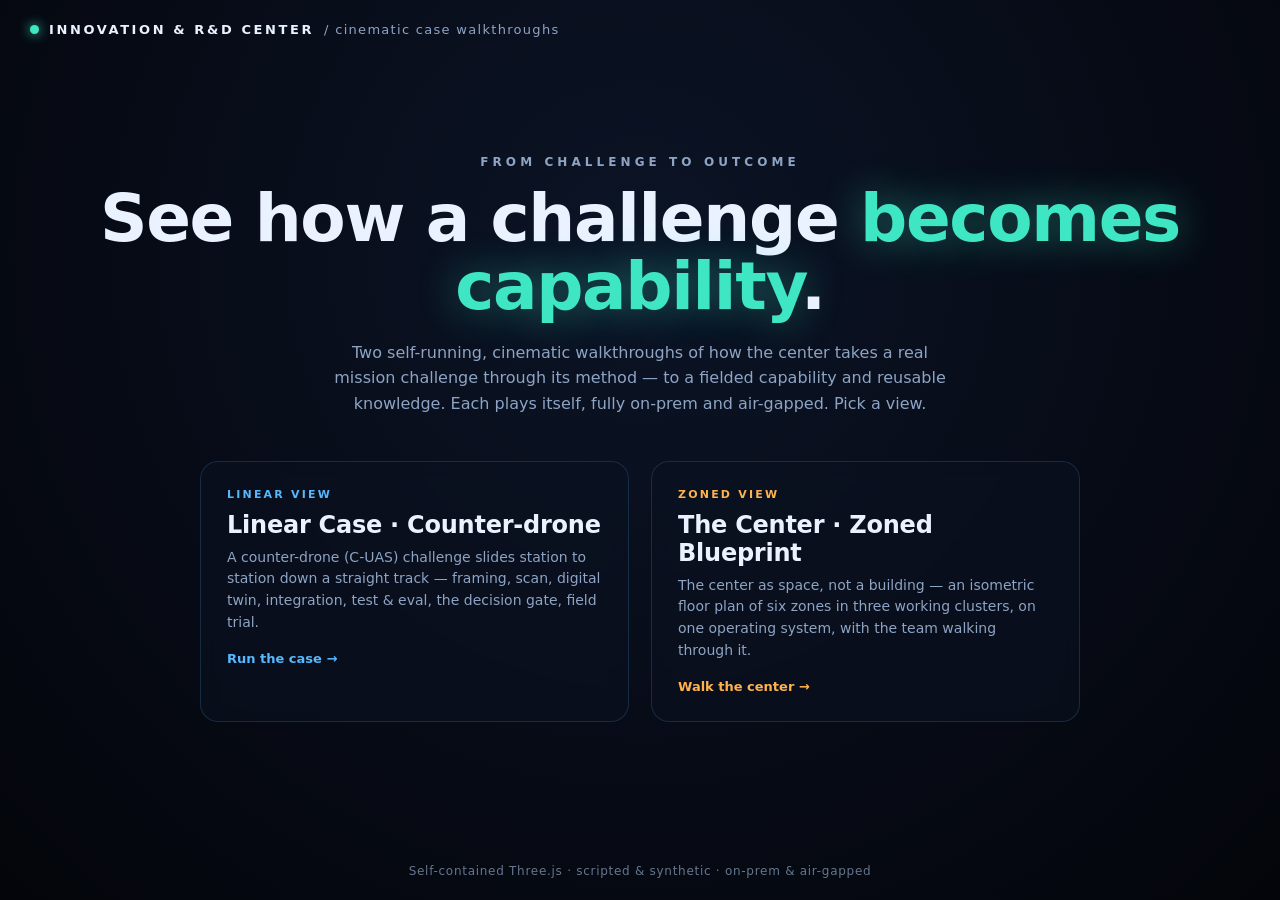
<file: index.html>
<!DOCTYPE html>
<html lang="en">
<head>
  <meta charset="UTF-8" />
  <meta name="viewport" content="width=device-width, initial-scale=1.0" />
  <title>Innovation &amp; R&amp;D Center — Cinematic case walkthroughs</title>
  <style>
    :root{ --amber:#ffb24d; --cyan:#56b8ff; --teal:#3ee6c4; --ink:#eaf2ff; --muted:#8ea4c4; }
    *{box-sizing:border-box;margin:0;padding:0}
    html,body{min-height:100%;background:#03050a;color:var(--ink);
      font-family:ui-sans-serif,system-ui,-apple-system,"Segoe UI",Roboto,Helvetica,Arial,sans-serif}
    body{background:radial-gradient(ellipse at 50% 28%, #0b1426 0%, #070b16 56%, #03050a 100%);
      min-height:100vh;display:flex;flex-direction:column}
    header{display:flex;align-items:center;gap:10px;padding:22px 30px;font-size:13px;letter-spacing:.2em;font-weight:800}
    header .dot{width:9px;height:9px;border-radius:50%;background:var(--teal);box-shadow:0 0 12px var(--teal)}
    header .sub{color:var(--muted);font-weight:500;letter-spacing:.1em}
    main{flex:1;display:flex;flex-direction:column;align-items:center;justify-content:center;text-align:center;padding:40px 24px 64px}
    .eyebrow{font-size:12px;letter-spacing:.34em;text-transform:uppercase;color:var(--muted);font-weight:700;margin-bottom:16px}
    h1{font-size:clamp(34px,6vw,66px);line-height:1.04;font-weight:800;letter-spacing:-.02em}
    h1 span{color:var(--teal);text-shadow:0 0 40px rgba(62,230,196,.45)}
    .lede{max-width:640px;margin:18px auto 44px;color:var(--muted);font-size:16px;line-height:1.6}
    .cards{display:grid;grid-template-columns:repeat(auto-fit,minmax(280px,1fr));gap:22px;width:100%;max-width:880px}
    a.card{display:block;text-align:left;text-decoration:none;color:inherit;padding:26px;border-radius:18px;
      border:1px solid rgba(86,184,255,.18);background:rgba(10,18,32,.6);backdrop-filter:blur(8px);
      transition:transform .18s ease, border-color .18s ease, box-shadow .18s ease}
    a.card:hover{transform:translateY(-4px);border-color:var(--cyan);box-shadow:0 16px 50px rgba(86,184,255,.18)}
    .card .tag{font-size:11px;letter-spacing:.2em;text-transform:uppercase;font-weight:800;color:var(--cyan)}
    .card.amber .tag{color:var(--amber)}
    .card h2{font-size:24px;font-weight:800;margin:10px 0 8px;letter-spacing:-.01em}
    .card p{color:var(--muted);font-size:14px;line-height:1.55}
    .card .go{margin-top:18px;display:inline-flex;align-items:center;gap:8px;font-size:13px;font-weight:700;color:var(--cyan)}
    .card.amber .go{color:var(--amber)}
    footer{padding:22px 30px;color:var(--muted);font-size:12px;letter-spacing:.06em;opacity:.7;text-align:center}
  </style>
</head>
<body>
  <header><span class="dot"></span> INNOVATION &amp; R&amp;D CENTER <span class="sub">/ cinematic case walkthroughs</span></header>
  <main>
    <div class="eyebrow">From challenge to outcome</div>
    <h1>See how a challenge <span>becomes capability</span>.</h1>
    <p class="lede">Two self-running, cinematic walkthroughs of how the center takes a real mission
       challenge through its method — to a fielded capability and reusable knowledge. Each plays
       itself, fully on-prem and air-gapped. Pick a view.</p>
    <div class="cards">
      <a class="card" href="linear/">
        <div class="tag">Linear view</div>
        <h2>Linear Case · Counter-drone</h2>
        <p>A counter-drone (C-UAS) challenge slides station to station down a straight track —
           framing, scan, digital twin, integration, test &amp; eval, the decision gate, field trial.</p>
        <span class="go">Run the case →</span>
      </a>
      <a class="card amber" href="simulation-figures/">
        <div class="tag">Zoned view</div>
        <h2>The Center · Zoned Blueprint</h2>
        <p>The center as space, not a building — an isometric floor plan of six zones in three
           working clusters, on one operating system, with the team walking through it.</p>
        <span class="go">Walk the center →</span>
      </a>
    </div>
  </main>
  <footer>Self-contained Three.js · scripted &amp; synthetic · on-prem &amp; air-gapped</footer>
</body>
</html>
</file>
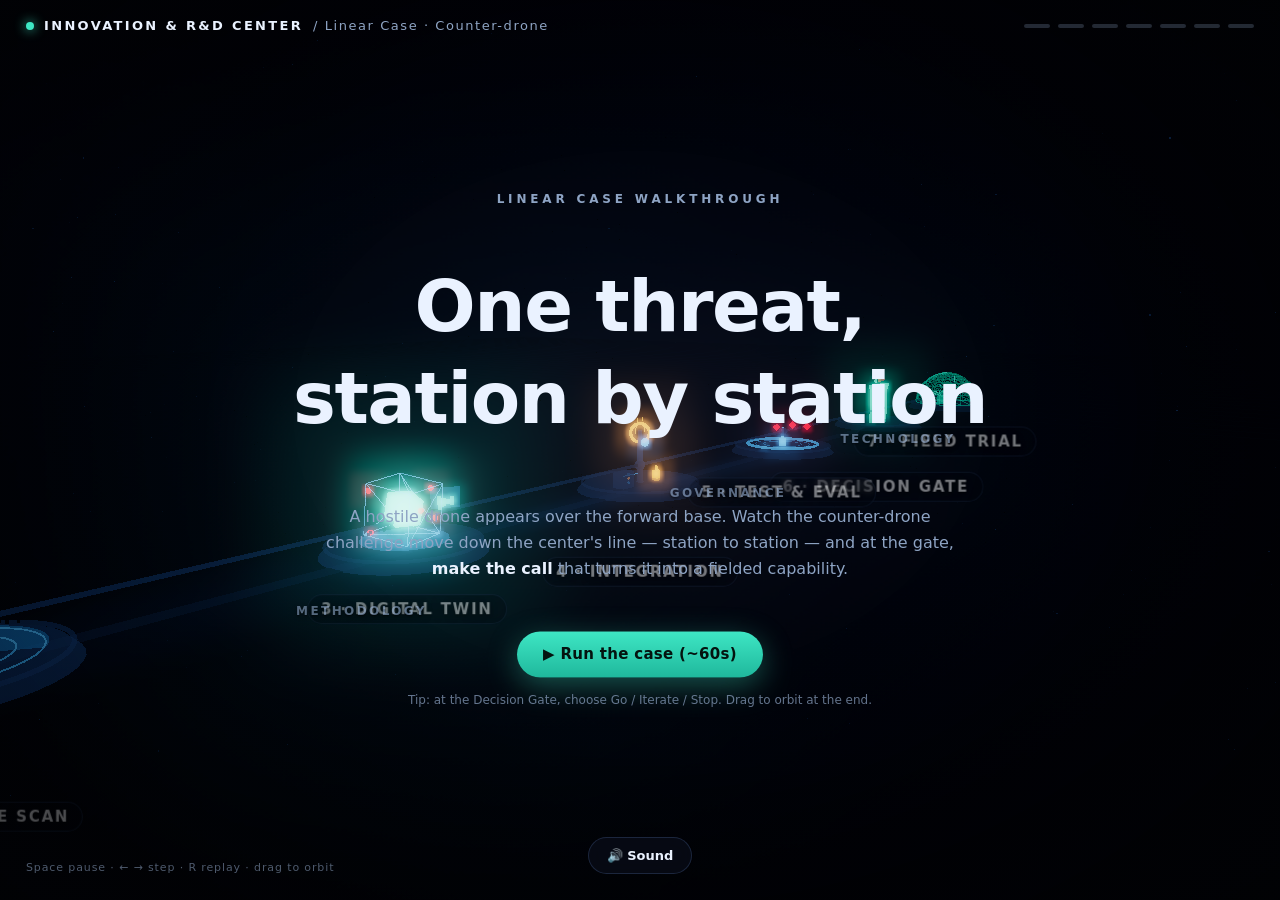
<file: linear/index.html>
<!DOCTYPE html>
<html lang="en">
<head>
  <meta charset="UTF-8" />
  <meta name="viewport" content="width=device-width, initial-scale=1.0" />
  <title>Innovation &amp; R&amp;D Center — Linear Case (Counter-drone / C-UAS)</title>
  <link rel="stylesheet" href="style.css" />
  <!-- Local (vendored) Three.js — runs fully offline / air-gapped. -->
  <script type="importmap">
  {
    "imports": {
      "three": "./vendor/three/build/three.module.js",
      "three/addons/": "./vendor/three/addons/"
    }
  }
  </script>
</head>
<body>
  <div id="scene"></div>
  <div id="vignette"></div>
  <div id="labels"></div>

  <div id="ui">
    <!-- Top: brand + progress -->
    <header id="topbar">
      <div id="brand">
        <span class="dot"></span>
        INNOVATION &amp; R&amp;D CENTER <span class="brand-sub">/ Linear Case · Counter-drone</span>
      </div>
      <div id="progress" aria-hidden="true"></div>
    </header>

    <!-- Center: title card (start) -->
    <div id="titlecard" class="show">
      <div class="eyebrow">Linear Case Walkthrough</div>
      <h1>One threat,<br />station by station</h1>
      <p>A hostile drone appears over the forward base. Watch the counter-drone challenge move
         down the center's line — station to station — and at the gate, <b>make the call</b>
         that turns it into a fielded capability.</p>
      <button id="startBtn" class="primary">▶ Run the case (~60s)</button>
      <span class="hint">Tip: at the Decision Gate, choose Go / Iterate / Stop. Drag to orbit at the end.</span>
    </div>

    <!-- Bottom: artifact chip + caption -->
    <div id="artifact"></div>
    <div id="caption"></div>

    <!-- Evidence / KPI readout (appears at the Test & Evaluation station) -->
    <div id="kpi"></div>

    <!-- End title card -->
    <div id="endcard">
      <div class="end-eyebrow">Innovation &amp; R&amp;D Center</div>
      <h2>One threat in.<br /><span>A capability out.</span></h2>
      <p>The counter-drone system is field-validated — and the sensor-fusion model and test
         protocol are banked as reusable knowledge for the next challenge.</p>
    </div>

    <!-- Decision gate -->
    <div id="gate">
      <div class="gate-title">DECISION GATE</div>
      <div class="gate-q">Evidence is in. Make the call.</div>
      <div class="gate-btns">
        <button data-decision="go" class="go">Go → Field trial</button>
        <button data-decision="iterate" class="iterate">Iterate</button>
        <button data-decision="stop" class="stop">Stop</button>
      </div>
      <div class="gate-note">2.8 km detection · 88% intercept · 6% false alarms — field it, or tune further?</div>
    </div>

    <!-- Controls -->
    <footer id="controls">
      <button id="pauseBtn" class="ghost" title="Pause / resume (Space)" hidden>⏸ Pause</button>
      <button id="replayBtn" class="ghost" hidden>↺ Replay</button>
      <button id="muteBtn" class="ghost" title="Mute / unmute (M)">🔊 Sound</button>
    </footer>

    <div id="help">Space pause · ← → step · R replay · drag to orbit</div>
    <div id="loading">Loading the case…</div>
  </div>

  <script type="module" src="main.js"></script>
</body>
</html>
</file>
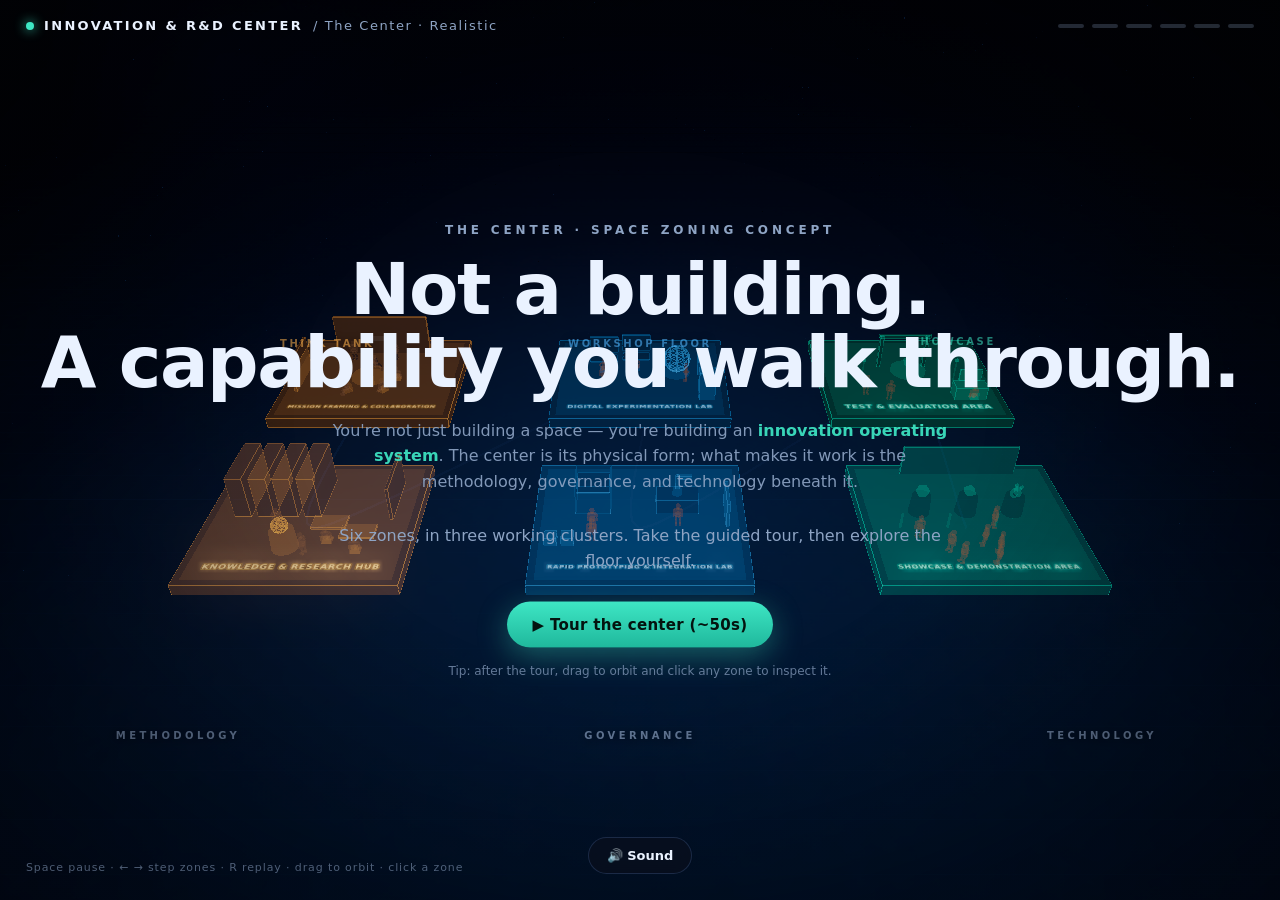
<file: simulation-figures/index.html>
<!DOCTYPE html>
<html lang="en">
<head>
  <meta charset="UTF-8" />
  <meta name="viewport" content="width=device-width, initial-scale=1.0" />
  <title>Innovation &amp; R&amp;D Center — The Center (Zoned Blueprint · Realistic figures)</title>
  <link rel="stylesheet" href="style.css" />
  <!-- Local (vendored) Three.js — runs fully offline / air-gapped. -->
  <script type="importmap">
  {
    "imports": {
      "three": "./vendor/three/build/three.module.js",
      "three/addons/": "./vendor/three/addons/"
    }
  }
  </script>
</head>
<body>
  <div id="scene"></div>
  <div id="vignette"></div>
  <div id="labels"></div>

  <div id="ui">
    <!-- Top: brand + progress -->
    <header id="topbar">
      <div id="brand">
        <span class="dot"></span>
        INNOVATION &amp; R&amp;D CENTER <span class="brand-sub">/ The Center · Realistic</span>
      </div>
      <div id="progress" aria-hidden="true"></div>
    </header>

    <!-- Cluster legend (top-centre) -->
    <div id="legend" aria-hidden="true">
      <div class="leg tt"><span class="ldot"></span>Think Tank</div>
      <div class="leg wf"><span class="ldot"></span>Workshop Floor</div>
      <div class="leg sc"><span class="ldot"></span>Showcase</div>
    </div>

    <!-- Center: title card (start) -->
    <div id="titlecard" class="show">
      <div class="eyebrow">The Center · Space Zoning Concept</div>
      <h1>Not a building.<br />A capability you walk through.</h1>
      <p class="os-line">You're not just building a space — you're building an
         <b>innovation operating system</b>. The center is its physical form;
         what makes it work is the methodology, governance, and technology beneath it.</p>
      <p>Six zones, in three working clusters. Take the guided tour, then explore the floor yourself.</p>
      <button id="startBtn" class="primary">▶ Tour the center (~50s)</button>
      <span class="hint">Tip: after the tour, drag to orbit and click any zone to inspect it.</span>
    </div>

    <!-- Bottom: caption -->
    <div id="caption"></div>

    <!-- Right-docked zone inspector -->
    <aside id="zonepanel">
      <div class="zp-eyebrow" id="zpCluster">Cluster</div>
      <h3 id="zpTitle">Zone</h3>
      <p class="zp-purpose" id="zpPurpose"></p>
      <ul class="zone-cap-list" id="zpCaps"></ul>
    </aside>

    <!-- End title card -->
    <div id="endcard">
      <div class="end-eyebrow">Innovation &amp; R&amp;D Center</div>
      <h2>Six zones.<br /><span>One capability.</span></h2>
      <p>The physical expression of an innovation operating system —
         a place that turns challenges into validated outcomes.</p>
      <div class="os-tags">
        <span>Methodology</span><span>Governance</span><span>Technology</span>
      </div>
    </div>

    <!-- Controls -->
    <footer id="controls">
      <button id="pauseBtn" class="ghost" title="Pause / resume (Space)" hidden>⏸ Pause</button>
      <button id="replayBtn" class="ghost" hidden>↺ Replay tour</button>
      <button id="muteBtn" class="ghost" title="Mute / unmute (M)">🔊 Sound</button>
    </footer>

    <div id="help">Space pause · ← → step zones · R replay · drag to orbit · click a zone</div>
    <div id="loading">Loading the center…</div>
  </div>

  <script type="module" src="main.js"></script>
</body>
</html>
</file>
<file: linear/style.css>
:root{
  --amber:#ffb24d;
  --cyan:#56b8ff;
  --teal:#3ee6c4;
  --ink:#eaf2ff;
  --muted:#8ea4c4;
  --panel:rgba(10,16,28,.62);
  --line:rgba(120,170,255,.18);
  font-family: ui-sans-serif, system-ui, -apple-system, "Segoe UI", Roboto, Helvetica, Arial, sans-serif;
}
*{box-sizing:border-box;margin:0;padding:0}
html,body{height:100%;overflow:hidden;background:#03050a;color:var(--ink)}
#scene{position:fixed;inset:0}
#labels{position:fixed;inset:0;pointer-events:none;overflow:hidden}

/* Cinematic vignette (also used to focus the decision gate) */
#vignette{
  position:fixed;inset:0;pointer-events:none;z-index:5;
  background:radial-gradient(ellipse at 50% 46%, transparent 38%, rgba(2,4,9,.55) 100%);
  opacity:.85;transition:opacity .8s ease, background .8s ease;
}
#vignette.focus{
  background:radial-gradient(ellipse at 50% 50%, transparent 14%, rgba(2,4,9,.86) 62%);
  opacity:1;
}

/* CSS2D labels */
/* Stage nameplates — pushed down below each station (see main.js) and given a
   dark pill so the white text stays readable against bright motifs (no white-on-white). */
.stage-label{
  font-size:15px;letter-spacing:.12em;font-weight:800;text-transform:uppercase;
  color:#fff;white-space:nowrap;opacity:.46;transition:opacity .4s, color .4s, background .4s, border-color .4s;
  text-shadow:0 1px 2px #000, 0 2px 10px rgba(0,0,0,.95);
  padding:5px 13px;border-radius:999px;
  background:rgba(4,8,16,.55);border:1px solid rgba(120,170,255,.18);
  backdrop-filter:blur(3px);
}
.stage-label.active{opacity:1;background:rgba(4,8,16,.74);border-color:rgba(86,184,255,.55)}
.stage-label.done{opacity:.72;color:var(--teal);border-color:rgba(62,230,196,.3)}
.cap-label{
  font-size:12px;letter-spacing:.2em;font-weight:800;text-transform:uppercase;
  color:var(--muted);white-space:nowrap;opacity:.64;transition:opacity .5s, color .5s;
  text-shadow:0 1px 2px #000, 0 2px 10px rgba(0,0,0,.95);
}
.cap-label.physical.lit{color:var(--amber);opacity:1}
.cap-label.digital.lit{color:var(--cyan);opacity:1}
.core-label{
  font-size:11px;letter-spacing:.2em;font-weight:700;text-transform:uppercase;
  color:var(--teal);opacity:.85;white-space:nowrap;text-shadow:0 1px 10px rgba(0,0,0,.9);
}

/* UI overlay */
#ui{position:fixed;inset:0;pointer-events:none;z-index:10}
#ui button{pointer-events:auto;cursor:pointer;font-family:inherit}

#topbar{
  position:absolute;top:0;left:0;right:0;display:flex;align-items:center;
  justify-content:space-between;padding:18px 26px;
}
#brand{font-size:13px;letter-spacing:.18em;font-weight:700;display:flex;align-items:center;gap:10px}
#brand .brand-sub{color:var(--muted);font-weight:500;letter-spacing:.12em}
#brand .dot{width:8px;height:8px;border-radius:50%;background:var(--teal);box-shadow:0 0 12px var(--teal)}

#progress{display:flex;gap:8px;align-items:center}
#progress .pip{width:26px;height:4px;border-radius:3px;background:rgba(140,164,196,.25);
  transition:background .4s, box-shadow .4s;pointer-events:auto;cursor:pointer}
#progress .pip:hover{background:rgba(140,164,196,.55)}
#progress .pip.active{background:var(--cyan);box-shadow:0 0 10px var(--cyan)}
#progress .pip.done{background:var(--teal)}

/* Title card */
#titlecard{
  position:absolute;left:0;right:0;top:50%;transform:translateY(-50%);
  text-align:center;padding:0 24px;opacity:0;pointer-events:none;
  transition:opacity .8s ease, transform .8s ease;
}
#titlecard.show{opacity:1;pointer-events:auto}
#titlecard .eyebrow{font-size:12px;letter-spacing:.32em;text-transform:uppercase;color:var(--muted);font-weight:700;margin-bottom:54px}
#titlecard h1{font-size:clamp(34px,6vw,72px);line-height:1.28;font-weight:800;letter-spacing:-.02em}
#titlecard p{max-width:640px;margin:60px auto 50px;color:var(--muted);font-size:16px;line-height:1.6}
#titlecard p b{color:var(--ink);font-weight:700}
.hint{display:block;margin-top:16px;color:var(--muted);font-size:12px;opacity:.7}

/* Named-challenge label on the orb */
.orb-label{
  font-size:11px;letter-spacing:.12em;font-weight:700;text-transform:uppercase;
  color:var(--amber);white-space:nowrap;text-shadow:0 1px 8px rgba(0,0,0,.9);
}

/* Evidence / KPI readout — appears at the Evidence stage, lower-left */
#kpi{
  position:absolute;left:26px;bottom:120px;width:min(300px,80vw);
  background:var(--panel);border:1px solid var(--line);border-left:3px solid var(--cyan);
  border-radius:12px;padding:14px 16px;backdrop-filter:blur(12px);
  box-shadow:0 18px 50px rgba(0,0,0,.5);
  opacity:0;pointer-events:none;transform:translateX(-16px);
  transition:opacity .45s ease, transform .45s ease;
}
#kpi.show{opacity:1;transform:translateX(0)}
#kpi .kpi-title{font-size:10px;letter-spacing:.2em;text-transform:uppercase;font-weight:800;color:var(--cyan);margin-bottom:10px}
#kpi .kpi-row{display:flex;justify-content:space-between;align-items:baseline;gap:14px;padding:4px 0;font-size:12.5px;color:var(--muted)}
#kpi .kpi-row b{font-size:15px;font-weight:800;letter-spacing:-.01em}
#kpi .kpi-row b.ok{color:var(--teal)}
#kpi .kpi-row b.warn{color:var(--amber)}

button.primary{
  background:linear-gradient(180deg,var(--teal),#1fb89c);color:#04130f;border:none;
  padding:14px 26px;border-radius:999px;font-size:15px;font-weight:700;letter-spacing:.02em;
  box-shadow:0 8px 30px rgba(62,230,196,.35);transition:transform .15s, box-shadow .15s;
}
button.primary:hover{transform:translateY(-2px);box-shadow:0 12px 38px rgba(62,230,196,.5)}
button.ghost{
  background:var(--panel);color:var(--ink);border:1px solid var(--line);
  padding:10px 18px;border-radius:999px;font-size:13px;font-weight:600;backdrop-filter:blur(8px);
}
button.ghost:hover{border-color:var(--cyan)}

/* Artifact chip */
#artifact{
  position:absolute;left:50%;bottom:228px;transform:translateX(-50%) translateY(8px);
  display:flex;align-items:center;gap:8px;font-size:11px;letter-spacing:.18em;font-weight:700;
  text-transform:uppercase;color:var(--cyan);opacity:0;transition:opacity .5s, transform .5s;
  padding:6px 14px;border:1px solid var(--line);border-radius:999px;background:var(--panel);
  backdrop-filter:blur(8px);
}
#artifact.show{opacity:1;transform:translateX(-50%) translateY(0)}
#artifact::before{content:"";width:6px;height:6px;border-radius:50%;background:var(--cyan);box-shadow:0 0 8px var(--cyan)}

/* Caption — lifted up, larger + heavier, with a soft dark scrim so it reads over busy scenes */
#caption{
  position:absolute;left:50%;bottom:122px;transform:translateX(-50%) translateY(10px);
  text-align:center;font-size:clamp(22px,3vw,34px);font-weight:800;letter-spacing:.005em;
  line-height:1.25;max-width:80%;opacity:0;transition:opacity .6s ease, transform .6s ease;
  color:#fff;padding:10px 26px;border-radius:18px;
  text-shadow:0 2px 4px #000, 0 3px 22px rgba(0,0,0,.95);
  background:radial-gradient(ellipse at center, rgba(2,4,9,.6) 0%, rgba(2,4,9,.34) 55%, transparent 80%);
}
#caption.show{opacity:1;transform:translateX(-50%) translateY(0)}

/* End title card — headline group rides high, paragraph sits low (uses the full height) */
#endcard{
  position:absolute;left:50%;top:0;bottom:0;transform:translateX(-50%) translateY(14px);
  width:100%;max-width:760px;display:flex;flex-direction:column;
  text-align:center;padding:14vh 24px 12vh;opacity:0;pointer-events:none;
  transition:opacity 1s ease, transform 1.2s ease;
}
#endcard.show{opacity:1;transform:translateX(-50%) translateY(0)}
.end-eyebrow{font-size:12px;letter-spacing:.32em;text-transform:uppercase;color:var(--muted);font-weight:700}
#endcard h2{font-size:clamp(34px,6vw,68px);line-height:1.03;font-weight:800;letter-spacing:-.02em;margin:14px 0 0}
#endcard h2 span{color:var(--teal);text-shadow:0 0 40px rgba(62,230,196,.5)}
/* margin-top:auto pushes the paragraph to the bottom of the flex column */
#endcard p{margin:auto auto 0;max-width:560px;color:var(--ink);opacity:.8;font-size:17px;line-height:1.6}

/* Controls + help */
#controls{position:absolute;left:0;right:0;bottom:26px;display:flex;justify-content:center;gap:12px}
#help{position:absolute;left:26px;bottom:26px;color:var(--muted);font-size:11px;letter-spacing:.08em;opacity:.55}

/* Decision gate */
#gate{
  position:absolute;left:50%;bottom:120px;transform:translateX(-50%) scale(.96);
  width:min(440px,90vw);background:var(--panel);border:1px solid var(--line);
  border-radius:16px;padding:20px 22px;text-align:center;backdrop-filter:blur(12px);
  opacity:0;pointer-events:none;transition:opacity .4s ease, transform .4s ease;
  box-shadow:0 20px 60px rgba(0,0,0,.55);
}
#gate.show{opacity:1;pointer-events:auto;transform:translateX(-50%) scale(1)}
.gate-title{font-size:11px;letter-spacing:.28em;color:var(--cyan);font-weight:700}
.gate-q{font-size:19px;font-weight:700;margin:8px 0 16px}
.gate-btns{display:flex;gap:10px;justify-content:center}
.gate-btns button{flex:1;padding:12px 8px;border-radius:10px;font-weight:700;font-size:14px;border:1px solid transparent}
.gate-btns .go{background:linear-gradient(180deg,var(--teal),#1fb89c);color:#04130f}
.gate-btns .iterate{background:rgba(255,178,77,.14);color:var(--amber);border-color:rgba(255,178,77,.4)}
.gate-btns .stop{background:rgba(255,90,90,.12);color:#ff8a8a;border-color:rgba(255,90,90,.35)}
.gate-btns button:hover{filter:brightness(1.1);transform:translateY(-1px)}
.gate-note{margin-top:14px;color:var(--muted);font-size:12px;line-height:1.5}

#loading{
  position:absolute;left:50%;top:50%;transform:translate(-50%,-50%);
  color:var(--muted);font-size:14px;letter-spacing:.1em;
}
</file>
<file: simulation-figures/style.css>
:root{
  --amber:#ffb24d;
  --cyan:#56b8ff;
  --teal:#3ee6c4;
  --ink:#eaf2ff;
  --muted:#8ea4c4;
  --panel:rgba(10,16,28,.62);
  --line:rgba(120,170,255,.18);
  font-family: ui-sans-serif, system-ui, -apple-system, "Segoe UI", Roboto, Helvetica, Arial, sans-serif;
}
*{box-sizing:border-box;margin:0;padding:0}
html,body{height:100%;overflow:hidden;background:#03050a;color:var(--ink)}
#scene{position:fixed;inset:0}
#labels{position:fixed;inset:0;pointer-events:none;overflow:hidden}

/* Cinematic vignette (also used to focus the active zone) */
#vignette{
  position:fixed;inset:0;pointer-events:none;z-index:5;
  background:radial-gradient(ellipse at 50% 46%, transparent 38%, rgba(2,4,9,.55) 100%);
  opacity:.85;transition:opacity .8s ease, background .8s ease;
}
#vignette.focus{
  background:radial-gradient(ellipse at 50% 52%, transparent 16%, rgba(2,4,9,.82) 64%);
  opacity:1;
}

/* CSS2D labels --------------------------------------------------- */
/* Zone tile labels (number + name) */
.zone-label{
  font-size:11px;letter-spacing:.13em;font-weight:700;text-transform:uppercase;
  color:var(--ink);white-space:nowrap;opacity:.34;transition:opacity .45s, color .45s, text-shadow .45s;
  text-shadow:0 1px 6px rgba(0,0,0,.85);
}
.zone-label.active{opacity:1;text-shadow:0 0 14px rgba(86,184,255,.55),0 1px 6px rgba(0,0,0,.9)}
.zone-label.done{opacity:.6;color:var(--teal)}
.zone-label .znum{
  display:inline-block;margin-right:7px;padding:1px 6px;border-radius:4px;
  background:rgba(120,170,255,.14);color:var(--cyan);font-size:10px;
}
/* Cluster banner labels — coloured per cluster */
.cluster-label{
  font-size:10px;letter-spacing:.26em;font-weight:800;text-transform:uppercase;
  white-space:nowrap;opacity:.55;transition:opacity .5s, color .5s;
  text-shadow:0 1px 8px rgba(0,0,0,.9);
}
.cluster-label.tt{color:var(--amber)}
.cluster-label.wf{color:var(--cyan)}
.cluster-label.sc{color:var(--teal)}
.cluster-label.lit{opacity:1}
/* Substrate layer label */
.substrate-label{
  font-size:10px;letter-spacing:.34em;font-weight:700;text-transform:uppercase;
  color:var(--muted);opacity:.7;white-space:nowrap;text-shadow:0 1px 10px rgba(0,0,0,.9);
}

/* UI overlay ----------------------------------------------------- */
#ui{position:fixed;inset:0;pointer-events:none;z-index:10}
#ui button{pointer-events:auto;cursor:pointer;font-family:inherit}

#topbar{
  position:absolute;top:0;left:0;right:0;display:flex;align-items:center;
  justify-content:space-between;padding:18px 26px;
}
#brand{font-size:13px;letter-spacing:.18em;font-weight:700;display:flex;align-items:center;gap:10px}
#brand .brand-sub{color:var(--muted);font-weight:500;letter-spacing:.12em}
#brand .dot{width:8px;height:8px;border-radius:50%;background:var(--teal);box-shadow:0 0 12px var(--teal)}

#progress{display:flex;gap:8px;align-items:center}
#progress .pip{width:26px;height:4px;border-radius:3px;background:rgba(140,164,196,.25);
  transition:background .4s, box-shadow .4s;pointer-events:auto;cursor:pointer}
#progress .pip:hover{background:rgba(140,164,196,.55)}
#progress .pip.active{background:var(--cyan);box-shadow:0 0 10px var(--cyan)}
#progress .pip.done{background:var(--teal)}

/* Cluster legend (top-centre) ------------------------------------ */
#legend{
  position:absolute;top:16px;left:50%;transform:translateX(-50%);
  display:flex;gap:18px;align-items:center;padding:7px 16px;
  background:var(--panel);border:1px solid var(--line);border-radius:999px;
  backdrop-filter:blur(8px);opacity:0;transition:opacity .6s ease;
}
#legend.show{opacity:.92}
#legend .leg{display:flex;align-items:center;gap:7px;font-size:10px;letter-spacing:.16em;
  font-weight:700;text-transform:uppercase;color:var(--muted);opacity:.6;transition:opacity .4s,color .4s}
#legend .leg .ldot{width:8px;height:8px;border-radius:50%}
#legend .leg.tt .ldot{background:var(--amber);box-shadow:0 0 8px var(--amber)}
#legend .leg.wf .ldot{background:var(--cyan);box-shadow:0 0 8px var(--cyan)}
#legend .leg.sc .ldot{background:var(--teal);box-shadow:0 0 8px var(--teal)}
#legend .leg.active{opacity:1}
#legend .leg.tt.active{color:var(--amber)}
#legend .leg.wf.active{color:var(--cyan)}
#legend .leg.sc.active{color:var(--teal)}

/* Title card ----------------------------------------------------- */
#titlecard{
  position:absolute;left:0;right:0;top:50%;transform:translateY(-50%);
  text-align:center;padding:0 24px;opacity:0;pointer-events:none;
  transition:opacity .8s ease, transform .8s ease;
}
#titlecard.show{opacity:1;pointer-events:auto}
#titlecard .eyebrow{font-size:12px;letter-spacing:.32em;text-transform:uppercase;color:var(--muted);font-weight:700;margin-bottom:16px}
#titlecard h1{font-size:clamp(34px,6vw,72px);line-height:1.02;font-weight:800;letter-spacing:-.02em}
#titlecard p{max-width:640px;margin:18px auto 28px;color:var(--muted);font-size:16px;line-height:1.6}
.os-line{color:var(--ink);opacity:.92}
.os-line b{color:var(--teal);font-weight:700}
.hint{display:block;margin-top:16px;color:var(--muted);font-size:12px;opacity:.7}

button.primary{
  background:linear-gradient(180deg,var(--teal),#1fb89c);color:#04130f;border:none;
  padding:14px 26px;border-radius:999px;font-size:15px;font-weight:700;letter-spacing:.02em;
  box-shadow:0 8px 30px rgba(62,230,196,.35);transition:transform .15s, box-shadow .15s;
}
button.primary:hover{transform:translateY(-2px);box-shadow:0 12px 38px rgba(62,230,196,.5)}
button.ghost{
  background:var(--panel);color:var(--ink);border:1px solid var(--line);
  padding:10px 18px;border-radius:999px;font-size:13px;font-weight:600;backdrop-filter:blur(8px);
}
button.ghost:hover{border-color:var(--cyan)}

/* Caption -------------------------------------------------------- */
#caption{
  position:absolute;left:50%;bottom:96px;transform:translateX(-50%) translateY(10px);
  text-align:center;font-size:clamp(18px,2.4vw,26px);font-weight:600;letter-spacing:.01em;
  max-width:62%;opacity:0;transition:opacity .6s ease, transform .6s ease;
  text-shadow:0 2px 20px rgba(0,0,0,.9);
}
#caption.show{opacity:1;transform:translateX(-50%) translateY(0)}

/* Zone info panel (right-docked inspector) ----------------------- */
#zonepanel{
  --accent:var(--cyan);
  position:absolute;right:26px;bottom:96px;width:min(360px,86vw);
  background:var(--panel);border:1px solid var(--line);border-left:3px solid var(--accent);
  border-radius:14px;padding:18px 20px;backdrop-filter:blur(12px);
  box-shadow:0 20px 60px rgba(0,0,0,.55);
  opacity:0;pointer-events:none;transform:translateX(24px);
  transition:opacity .45s ease, transform .45s ease;
}
#zonepanel.show{opacity:1;pointer-events:auto;transform:translateX(0)}
#zonepanel .zp-eyebrow{
  font-size:10px;letter-spacing:.24em;text-transform:uppercase;font-weight:800;color:var(--accent);
  display:flex;align-items:center;gap:8px;
}
#zonepanel .zp-eyebrow::before{content:"";width:7px;height:7px;border-radius:50%;background:var(--accent);box-shadow:0 0 8px var(--accent)}
#zonepanel h3{font-size:19px;font-weight:800;letter-spacing:-.01em;margin:9px 0 4px;line-height:1.15}
#zonepanel .zp-purpose{color:var(--muted);font-size:13px;line-height:1.55;margin-bottom:12px}
.zone-cap-list{list-style:none;display:flex;flex-direction:column;gap:7px}
.zone-cap-list li{
  position:relative;padding-left:18px;font-size:12.5px;line-height:1.45;color:var(--ink);opacity:.9;
}
.zone-cap-list li::before{
  content:"";position:absolute;left:2px;top:7px;width:6px;height:6px;border-radius:1px;
  background:var(--accent);box-shadow:0 0 7px var(--accent);transform:rotate(45deg);
}

/* End title card — headline group rides high, paragraph + tags sit low (uses full height) */
#endcard{
  position:absolute;left:50%;top:0;bottom:0;transform:translateX(-50%) translateY(14px);
  width:100%;max-width:780px;display:flex;flex-direction:column;
  text-align:center;padding:14vh 24px 12vh;opacity:0;pointer-events:none;
  transition:opacity 1s ease, transform 1.2s ease;
}
#endcard.show{opacity:1;transform:translateX(-50%) translateY(0)}
.end-eyebrow{font-size:12px;letter-spacing:.32em;text-transform:uppercase;color:var(--muted);font-weight:700}
#endcard h2{font-size:clamp(34px,6vw,66px);line-height:1.03;font-weight:800;letter-spacing:-.02em;margin:14px 0 0}
#endcard h2 span{color:var(--teal);text-shadow:0 0 40px rgba(62,230,196,.5)}
/* margin-top:auto pushes the paragraph (and the OS tags after it) to the bottom of the column */
#endcard p{margin:auto auto 0;max-width:600px;color:var(--ink);opacity:.8;font-size:17px;line-height:1.6}
#endcard .os-tags{margin-top:18px;display:flex;gap:10px;justify-content:center;flex-wrap:wrap}
#endcard .os-tags span{
  font-size:11px;letter-spacing:.18em;text-transform:uppercase;font-weight:700;color:var(--muted);
  padding:6px 14px;border:1px solid var(--line);border-radius:999px;background:var(--panel);
}

/* Controls + help ------------------------------------------------ */
#controls{position:absolute;left:0;right:0;bottom:26px;display:flex;justify-content:center;gap:12px}
#help{position:absolute;left:26px;bottom:26px;color:var(--muted);font-size:11px;letter-spacing:.08em;opacity:.55}

#loading{
  position:absolute;left:50%;top:50%;transform:translate(-50%,-50%);
  color:var(--muted);font-size:14px;letter-spacing:.1em;
}
</file>
